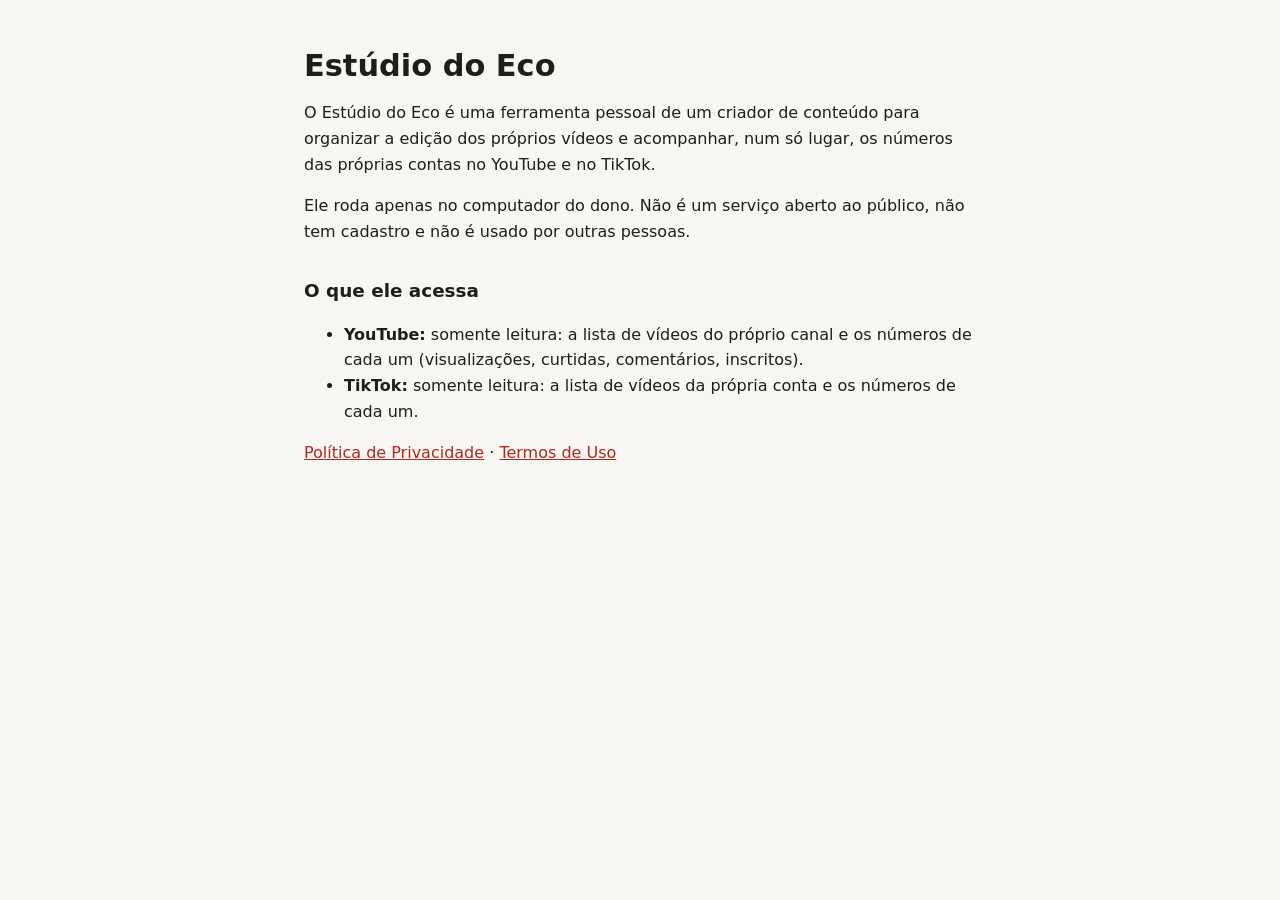
<file: index.html>
<!doctype html>
<html lang="pt-BR">
<head>
<meta charset="utf-8">
<meta name="viewport" content="width=device-width, initial-scale=1">
<title>Estúdio do Eco</title>
<link rel="stylesheet" href="estilo.css">
</head>
<body>
<main>
  <h1>Estúdio do Eco</h1>
  <p>O Estúdio do Eco é uma ferramenta pessoal de um criador de conteúdo para organizar a edição dos próprios vídeos e
  acompanhar, num só lugar, os números das próprias contas no YouTube e no TikTok.</p>
  <p>Ele roda apenas no computador do dono. Não é um serviço aberto ao público, não tem cadastro e não é usado por outras pessoas.</p>
  <h2>O que ele acessa</h2>
  <ul>
    <li><strong>YouTube:</strong> somente leitura: a lista de vídeos do próprio canal e os números de cada um (visualizações, curtidas, comentários, inscritos).</li>
    <li><strong>TikTok:</strong> somente leitura: a lista de vídeos da própria conta e os números de cada um.</li>
  </ul>
  <p><a href="privacidade.html">Política de Privacidade</a> · <a href="termos.html">Termos de Uso</a></p>
</main>
</body>
</html>
</file>
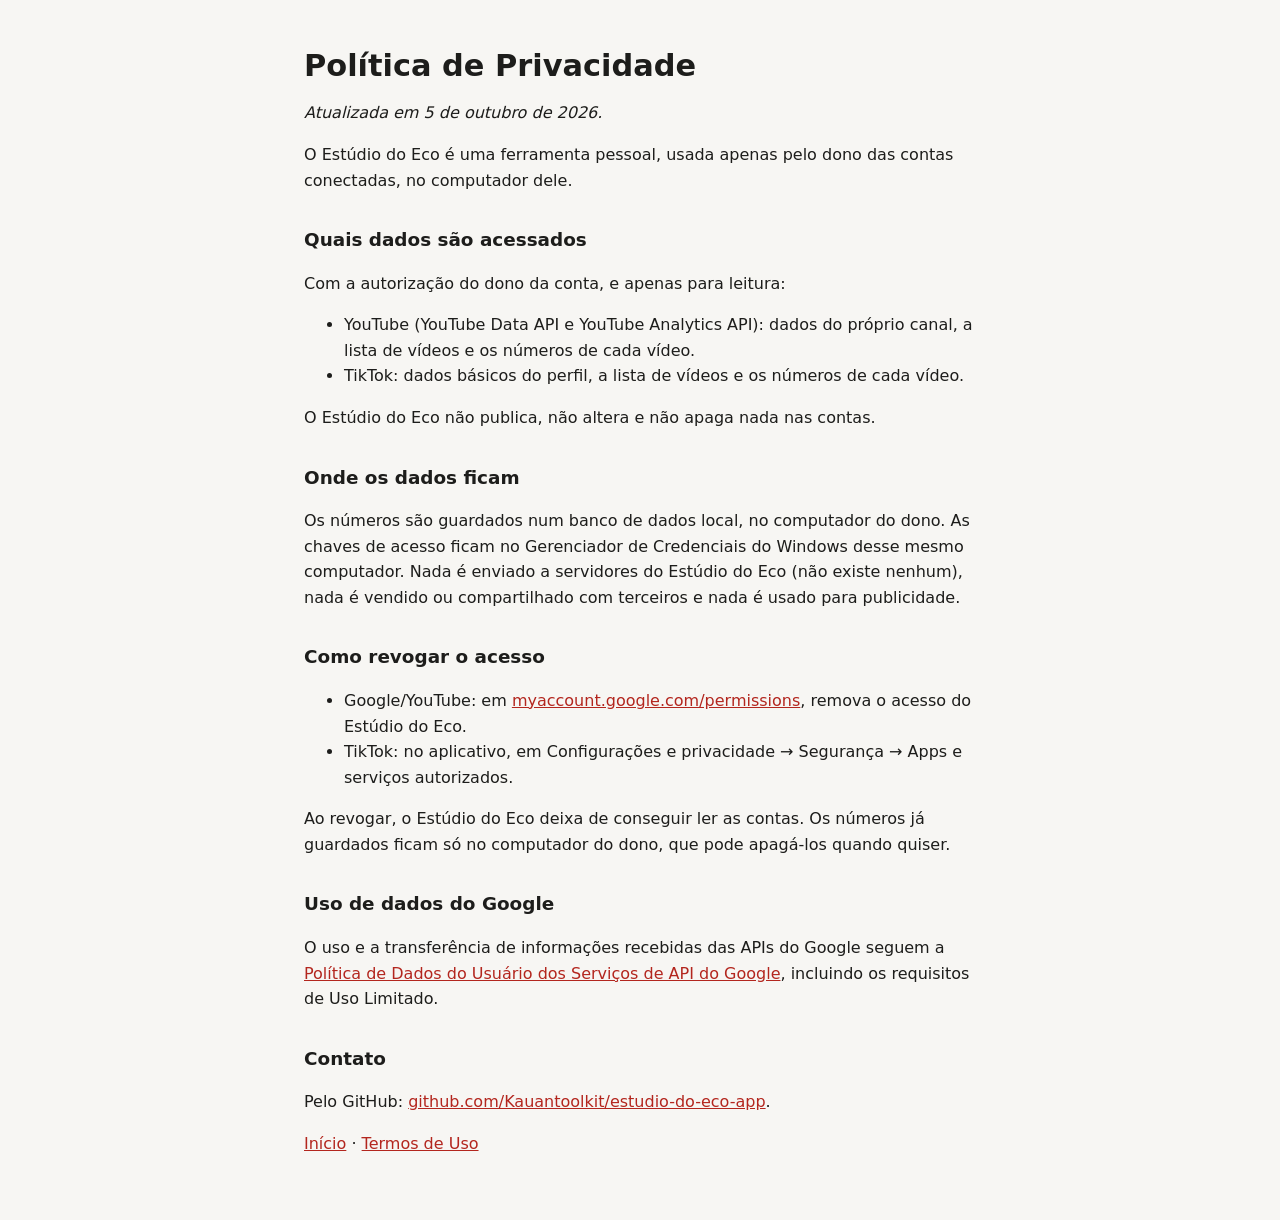
<file: privacidade.html>
<!doctype html>
<html lang="pt-BR">
<head>
<meta charset="utf-8">
<meta name="viewport" content="width=device-width, initial-scale=1">
<title>Política de Privacidade · Estúdio do Eco</title>
<link rel="stylesheet" href="estilo.css">
</head>
<body>
<main>
  <h1>Política de Privacidade</h1>
  <p><em>Atualizada em 5 de outubro de 2026.</em></p>
  <p>O Estúdio do Eco é uma ferramenta pessoal, usada apenas pelo dono das contas conectadas, no computador dele.</p>

  <h2>Quais dados são acessados</h2>
  <p>Com a autorização do dono da conta, e apenas para leitura:</p>
  <ul>
    <li>YouTube (YouTube Data API e YouTube Analytics API): dados do próprio canal, a lista de vídeos e os números de cada vídeo.</li>
    <li>TikTok: dados básicos do perfil, a lista de vídeos e os números de cada vídeo.</li>
  </ul>
  <p>O Estúdio do Eco não publica, não altera e não apaga nada nas contas.</p>

  <h2>Onde os dados ficam</h2>
  <p>Os números são guardados num banco de dados local, no computador do dono. As chaves de acesso ficam no Gerenciador
  de Credenciais do Windows desse mesmo computador. Nada é enviado a servidores do Estúdio do Eco (não existe nenhum),
  nada é vendido ou compartilhado com terceiros e nada é usado para publicidade.</p>

  <h2>Como revogar o acesso</h2>
  <ul>
    <li>Google/YouTube: em <a href="https://myaccount.google.com/permissions">myaccount.google.com/permissions</a>, remova o acesso do Estúdio do Eco.</li>
    <li>TikTok: no aplicativo, em Configurações e privacidade → Segurança → Apps e serviços autorizados.</li>
  </ul>
  <p>Ao revogar, o Estúdio do Eco deixa de conseguir ler as contas. Os números já guardados ficam só no computador do dono, que pode apagá-los quando quiser.</p>

  <h2>Uso de dados do Google</h2>
  <p>O uso e a transferência de informações recebidas das APIs do Google seguem a
  <a href="https://developers.google.com/terms/api-services-user-data-policy">Política de Dados do Usuário dos Serviços de API do Google</a>,
  incluindo os requisitos de Uso Limitado.</p>

  <h2>Contato</h2>
  <p>Pelo GitHub: <a href="https://github.com/Kauantoolkit/estudio-do-eco-app/issues">github.com/Kauantoolkit/estudio-do-eco-app</a>.</p>

  <p><a href="index.html">Início</a> · <a href="termos.html">Termos de Uso</a></p>
</main>
</body>
</html>
</file>
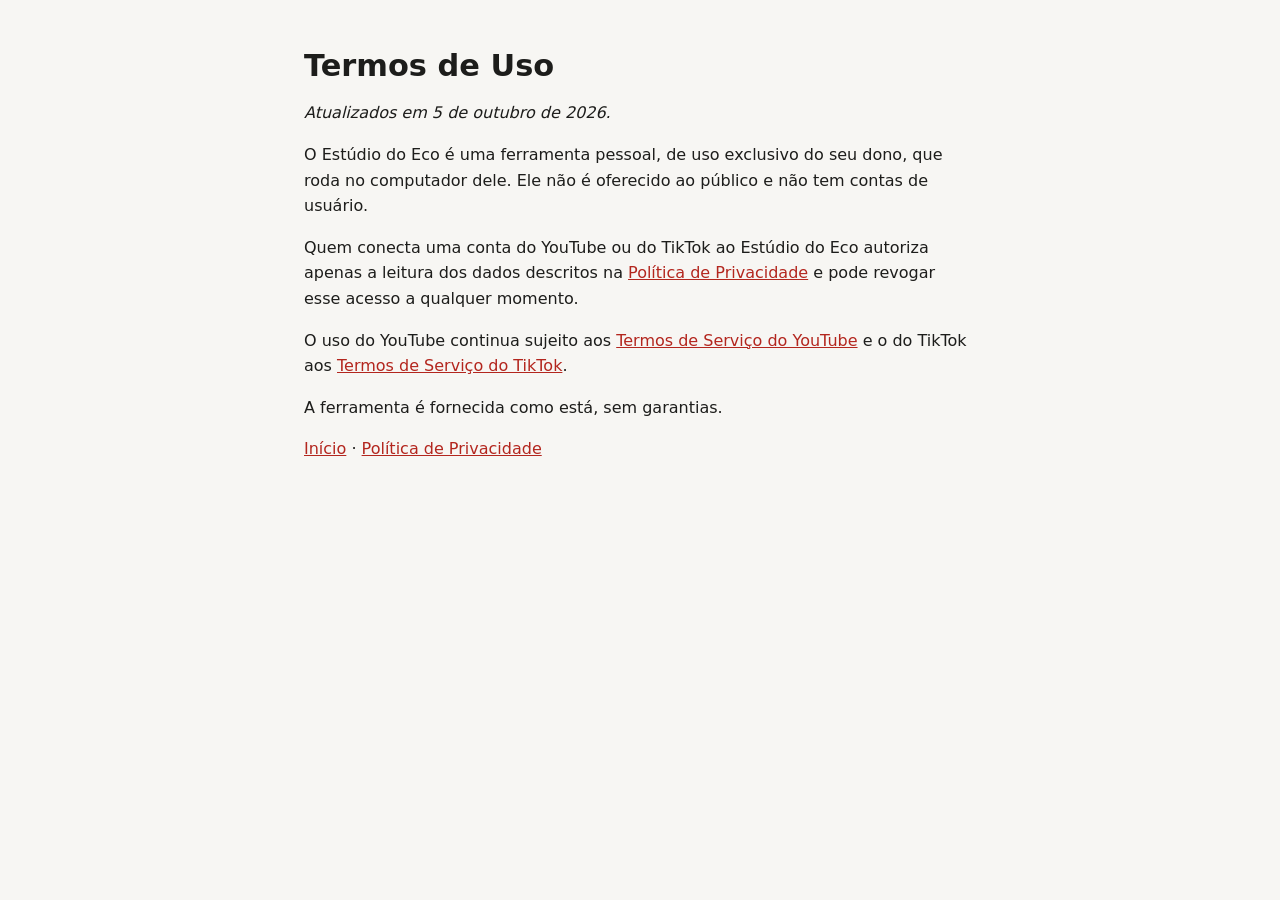
<file: termos.html>
<!doctype html>
<html lang="pt-BR">
<head>
<meta charset="utf-8">
<meta name="viewport" content="width=device-width, initial-scale=1">
<title>Termos de Uso · Estúdio do Eco</title>
<link rel="stylesheet" href="estilo.css">
</head>
<body>
<main>
  <h1>Termos de Uso</h1>
  <p><em>Atualizados em 5 de outubro de 2026.</em></p>
  <p>O Estúdio do Eco é uma ferramenta pessoal, de uso exclusivo do seu dono, que roda no computador dele. Ele não é
  oferecido ao público e não tem contas de usuário.</p>
  <p>Quem conecta uma conta do YouTube ou do TikTok ao Estúdio do Eco autoriza apenas a leitura dos dados descritos na
  <a href="privacidade.html">Política de Privacidade</a> e pode revogar esse acesso a qualquer momento.</p>
  <p>O uso do YouTube continua sujeito aos <a href="https://www.youtube.com/t/terms">Termos de Serviço do YouTube</a> e o do TikTok aos
  <a href="https://www.tiktok.com/legal/terms-of-service">Termos de Serviço do TikTok</a>.</p>
  <p>A ferramenta é fornecida como está, sem garantias.</p>
  <p><a href="index.html">Início</a> · <a href="privacidade.html">Política de Privacidade</a></p>
</main>
</body>
</html>
</file>
<file: estilo.css>
body { margin: 0; background: #f7f6f3; color: #1d1d1b; font: 16px/1.6 system-ui, -apple-system, "Segoe UI", sans-serif; }
main { max-width: 42rem; margin: 0 auto; padding: 3rem 1.25rem; }
h1 { font-size: 1.9rem; line-height: 1.2; margin: 0 0 1rem; }
h2 { font-size: 1.15rem; margin: 2rem 0 .5rem; }
a { color: #b3261e; }
@media (prefers-color-scheme: dark) {
  body { background: #161615; color: #e9e7e2; }
  a { color: #ff8a80; }
}
</file>
